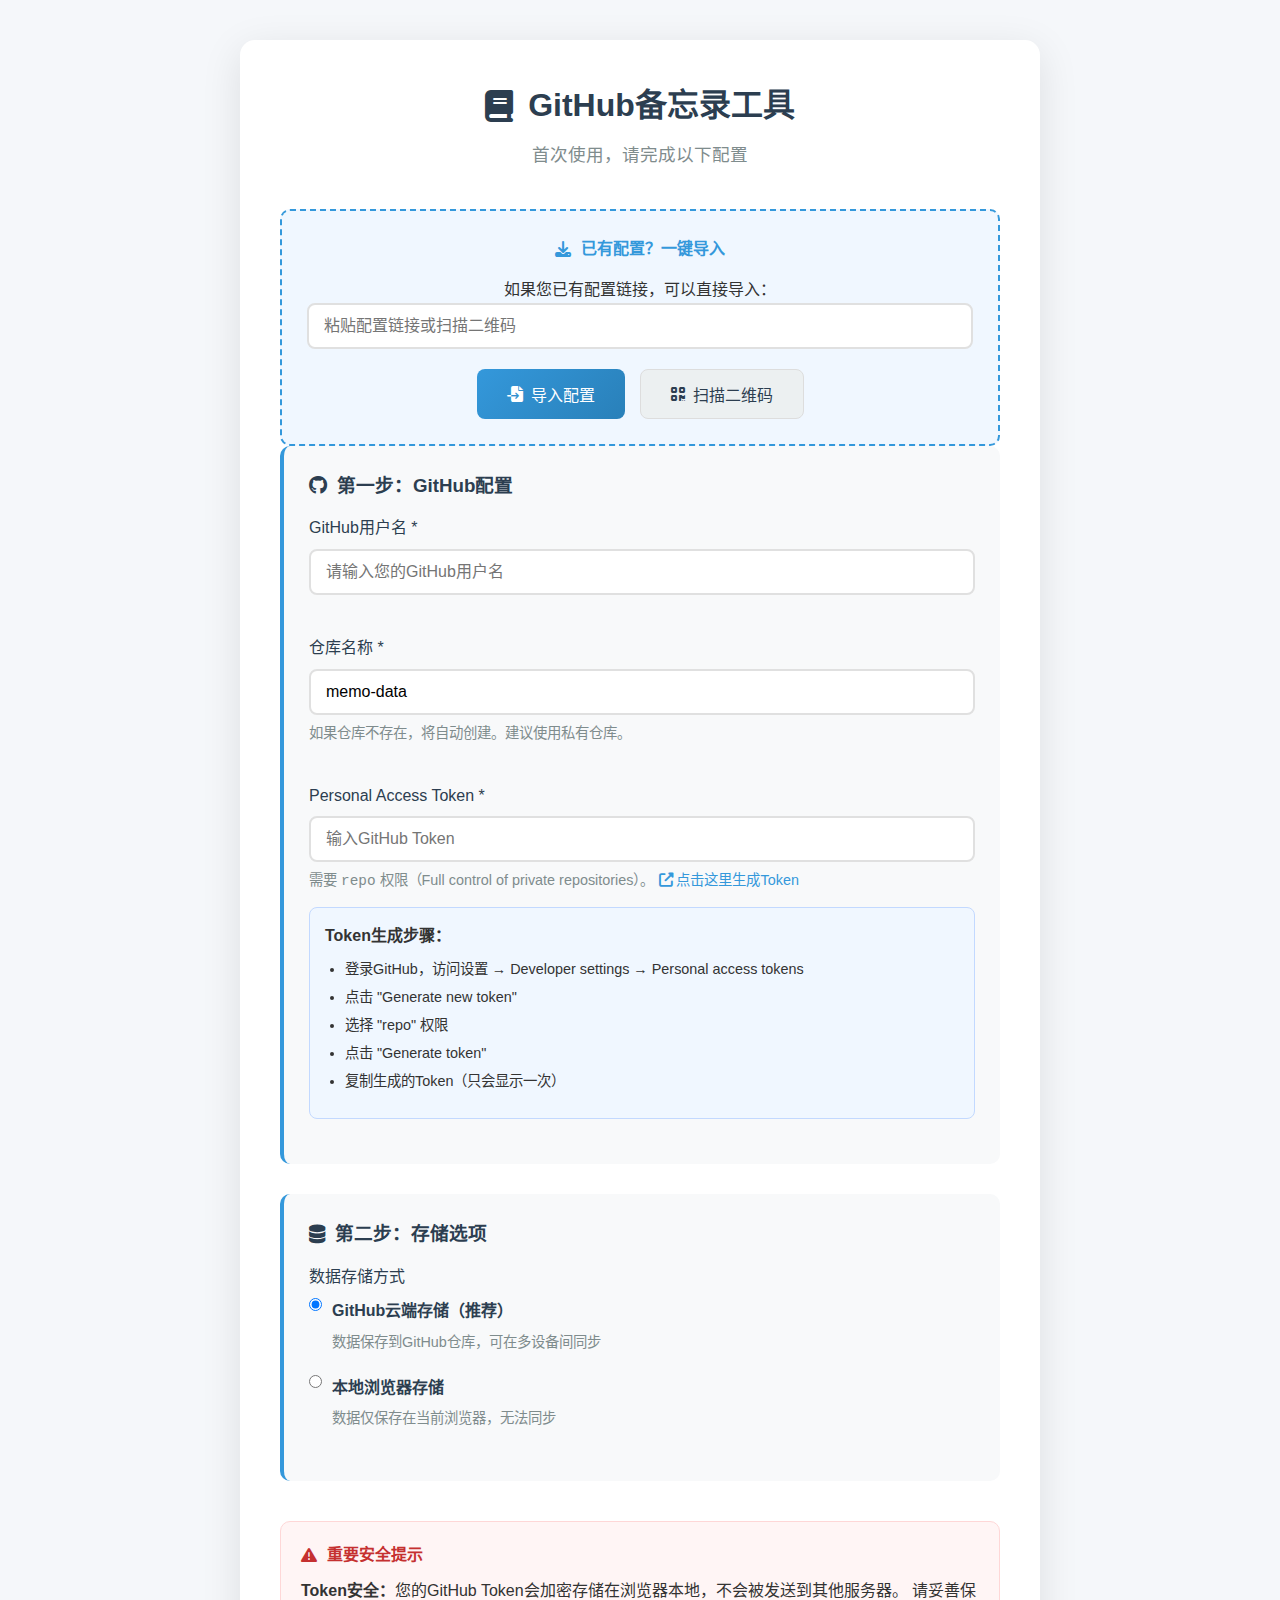
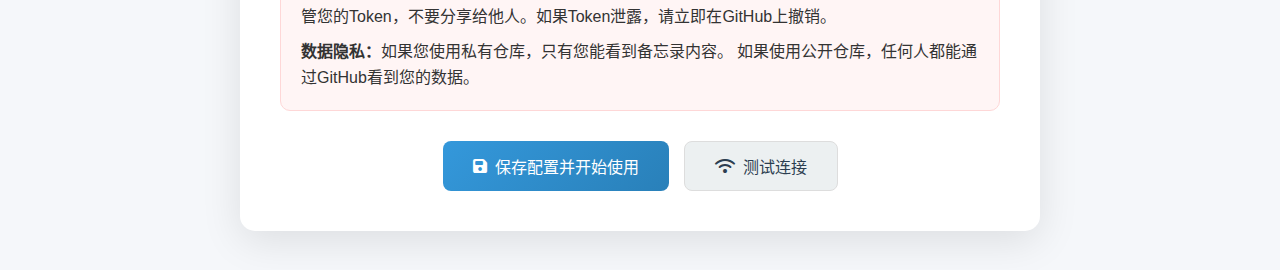
<file: index.html>
<!DOCTYPE html>
<html lang="zh-CN">
<head>
    <meta charset="UTF-8">
    <meta name="viewport" content="width=device-width, initial-scale=1.0, maximum-scale=5.0">
    <meta http-equiv="Content-Type" content="text/html; charset=UTF-8">
    <title>GitHub静态备忘录</title>
    <link rel="stylesheet" href="https://cdnjs.cloudflare.com/ajax/libs/font-awesome/6.4.0/css/all.min.css">
    <link rel="stylesheet" href="style.css">
</head>
<body>
    <div class="container">
        <!-- 头部 -->
        <header>
            <div class="header-content">
                <h1><i class="fas fa-book"></i> GitHub静态备忘录</h1>
                <p class="subtitle">数据存储在GitHub仓库，无需登录</p>
                
                <!-- 添加分享按钮 -->
                <div class="header-actions">
                    <button id="shareConfigBtn" class="btn btn-secondary btn-sm">
                        <i class="fas fa-share-alt"></i> 分享配置
                    </button>
                </div>
            </div>
        </header>

        <!-- 主内容区 -->
        <main class="main-content">
            <!-- 左侧：文件夹 -->
            <aside class="sidebar">
                <div class="sidebar-header">
                    <h2><i class="fas fa-folder"></i> 文件夹</h2>
                    <button id="newFolderBtn" class="btn btn-primary">
                        <i class="fas fa-plus"></i> 新建
                    </button>
                </div>
                
                <div class="folders-list" id="foldersList">
                    <!-- 文件夹将通过JS动态加载 -->
                    <div class="empty-state">
                        <i class="fas fa-folder-open"></i>
                        <p>加载中...</p>
                    </div>
                </div>

                <div class="sidebar-footer">
                    <button id="exportAllBtn" class="btn btn-secondary">
                        <i class="fas fa-file-export"></i> 导出数据
                    </button>
                </div>
            </aside>

            <!-- 右侧：备忘录列表/编辑器 -->
            <section class="content-area">
                <!-- 备忘录列表视图 -->
                <div class="memo-list-view" id="memoListView">
                    <div class="memo-list-header">
                        <h2 id="currentFolderName">请选择文件夹</h2>
                        <div class="memo-list-actions">
                            <button id="newMemoBtn" class="btn btn-success" disabled>
                                <i class="fas fa-plus"></i> 新建备忘录
                            </button>
                            <button id="deleteFolderBtn" class="btn btn-danger" disabled>
                                <i class="fas fa-trash"></i> 删除文件夹
                            </button>
                        </div>
                    </div>
                    
                    <div class="memo-grid" id="memoGrid">
                        <div class="empty-state">
                            <i class="fas fa-sticky-note"></i>
                            <h3>欢迎使用备忘录</h3>
                            <p>选择一个文件夹开始记录</p>
                            <p class="tip">💡 数据实时保存到GitHub</p>
                        </div>
                    </div>
                </div>

                <!-- 编辑器视图 -->
                <div class="editor-view hidden" id="editorView">
                    <div class="editor-container">
                        <!-- 标题栏 -->
                        <div class="title-bar">
                            <input type="text" id="memoTitle" 
                                   placeholder="输入备忘录标题..." 
                                   class="title-input" 
                                   maxlength="100">
                        </div>
                        
                        <!-- 内容区域 -->
                        <div class="content-area-wrapper">
                            <textarea id="memoContent" 
                                      placeholder="开始输入备忘录内容..."
                                      class="content-textarea"></textarea>
                        </div>
                        
                        <!-- 底部工具栏 -->
                        <div class="editor-footer">
                            <div class="editor-info">
                                <span><i class="fas fa-font"></i> <span id="charCount">0</span> 字符</span>
                                <span><i class="fas fa-clock"></i> <span id="lastModified">刚刚</span></span>
                            </div>
                            <div class="editor-actions">
                                <button id="exportMemoBtn" class="btn btn-secondary">
                                    <i class="fas fa-download"></i> 导出
                                </button>
                                <button id="deleteMemoBtn" class="btn btn-danger">
                                    <i class="fas fa-trash"></i> 删除
                                </button>
                                <button id="saveMemoBtn" class="btn btn-primary">
                                    <i class="fas fa-save"></i> 保存
                                </button>
                                <button id="closeEditorBtn" class="btn btn-secondary">
                                    <i class="fas fa-times"></i> 关闭
                                </button>
                            </div>
                        </div>
                    </div>
                </div>
            </section>
        </main>

        <!-- 底部状态栏 -->
        <footer class="status-bar">
            <div class="status-info">
                <span class="status-item">
                    <i class="fas fa-database"></i>
                    <span>存储: <span id="storageMode">本地</span></span>
                </span>
                <span class="status-item">
                    <i class="fas fa-clock"></i>
                    <span>版本: <span id="dataVersion">0</span></span>
                </span>
                <span class="status-item">
                    <i class="fas fa-sync-alt"></i>
                    <span>同步: 
                        <span id="lastSync" style="cursor: pointer;" title="点击手动同步">未同步</span>
                    </span>
                </span>
                <span class="status-item">
                    <button id="forceSyncBtn" class="btn btn-sm btn-primary" 
                            style="padding: 2px 8px; font-size: 12px;">
                        <i class="fas fa-redo"></i> 立即同步
                    </button>
                </span>
            </div>
        </footer>
    </div>

    <!-- 模态框 -->
    <div class="modal-overlay hidden" id="modalOverlay"></div>
    
    <!-- 新建文件夹模态框 -->
    <div class="modal hidden" id="newFolderModal">
        <div class="modal-content">
            <h3><i class="fas fa-folder-plus"></i> 新建文件夹</h3>
            
            <div class="form-group">
                <label for="folderName">文件夹名称</label>
                <input type="text" id="folderName" 
                       class="form-control" 
                       placeholder="例如：工作笔记、学习计划" 
                       maxlength="30">
            </div>

            <div class="form-group">
                <label>权限设置</label>
                <div class="visibility-options">
                    <label class="visibility-option">
                        <input type="radio" name="visibility" value="public" checked>
                        <div class="option-content">
                            <i class="fas fa-globe"></i>
                            <div>
                                <strong>公开可见</strong>
                                <small>所有人都可以查看</small>
                            </div>
                        </div>
                    </label>
                    <label class="visibility-option">
                        <input type="radio" name="visibility" value="private">
                        <div class="option-content">
                            <i class="fas fa-lock"></i>
                            <div>
                                <strong>密码保护</strong>
                                <small>需要密码才能查看</small>
                            </div>
                        </div>
                    </label>
                </div>
            </div>

            <div class="form-group hidden" id="passwordGroup">
                <label for="folderPassword">设置密码</label>
                <input type="password" id="folderPassword" 
                       class="form-control" 
                       placeholder="输入访问密码（至少4位）">
                <small class="form-hint">请记住密码，无法找回</small>
            </div>

            <div class="modal-actions">
                <button id="createFolderBtn" class="btn btn-primary">创建文件夹</button>
                <button id="cancelFolderBtn" class="btn btn-secondary">取消</button>
            </div>
        </div>
    </div>

    <!-- 密码输入模态框 -->
    <div class="modal hidden" id="passwordModal">
        <div class="modal-content">
            <h3><i class="fas fa-lock"></i> 需要密码</h3>
            <p>请输入密码访问此文件夹：</p>
            
            <div class="form-group">
                <input type="password" id="inputPassword" 
                       class="form-control" 
                       placeholder="输入密码"
                       autocomplete="off">
            </div>

            <div class="modal-actions">
                <button id="submitPasswordBtn" class="btn btn-primary">确认</button>
                <button id="cancelPasswordBtn" class="btn btn-secondary">取消</button>
            </div>
        </div>
    </div>

    <!-- 确认删除模态框 -->
    <div class="modal hidden" id="confirmModal">
        <div class="modal-content">
            <h3><i class="fas fa-exclamation-triangle"></i> 确认删除</h3>
            <p id="confirmMessage">确定要删除吗？</p>
            
            <div class="modal-actions">
                <button id="confirmDeleteBtn" class="btn btn-danger">确认删除</button>
                <button id="cancelDeleteBtn" class="btn btn-secondary">取消</button>
            </div>
        </div>
    </div>

    <!-- 同步状态指示器 -->
    <div id="syncStatusIndicator" class="sync-status-indicator hidden">
        <i class="fas fa-sync-alt fa-spin"></i>
        <span>正在同步...</span>
    </div>

    <script>
        // 检查是否有配置，没有则跳转到配置页面
        document.addEventListener('DOMContentLoaded', function() {
            const hasConfig = localStorage.getItem('githubMemoConfig');
            const urlParams = new URLSearchParams(window.location.search);
            const hasConfigInUrl = urlParams.has('config');
            
            console.log('检查配置: 本地配置=' + (hasConfig ? '有' : '无') + ', URL配置=' + (hasConfigInUrl ? '有' : '无'));
            
            if (!hasConfig && !hasConfigInUrl) {
                console.log('未找到配置，跳转到配置页面');
                window.location.href = 'config.html';
            }
        });
        
        // 网络状态检测和自动重连
        function updateOnlineStatus() {
            const status = navigator.onLine ? 'online' : 'offline';
            console.log('网络状态:', status);
            
            if (window.app) {
                window.app.networkStatus = status;
                
                if (status === 'online') {
                    setTimeout(() => {
                        if (window.app && window.app.config.storageType === 'github' && !window.app.syncing) {
                            console.log('网络恢复，开始同步...');
                            window.app.syncWithGitHub();
                        }
                    }, 2000);
                }
            }
        }
        
        // 初始化网络状态
        updateOnlineStatus();
        
        // 监听网络状态变化
        window.addEventListener('online', updateOnlineStatus);
        window.addEventListener('offline', updateOnlineStatus);
        
        // 页面可见性变化时同步
        document.addEventListener('visibilitychange', function() {
            if (!document.hidden && navigator.onLine && window.app && 
                window.app.config.storageType === 'github' && !window.app.syncing) {
                console.log('页面重新显示，开始同步...');
                setTimeout(() => window.app.syncWithGitHub(), 1000);
            }
        });
    </script>
    
    <script src="app.js"></script>
</body>
</html>
</file>
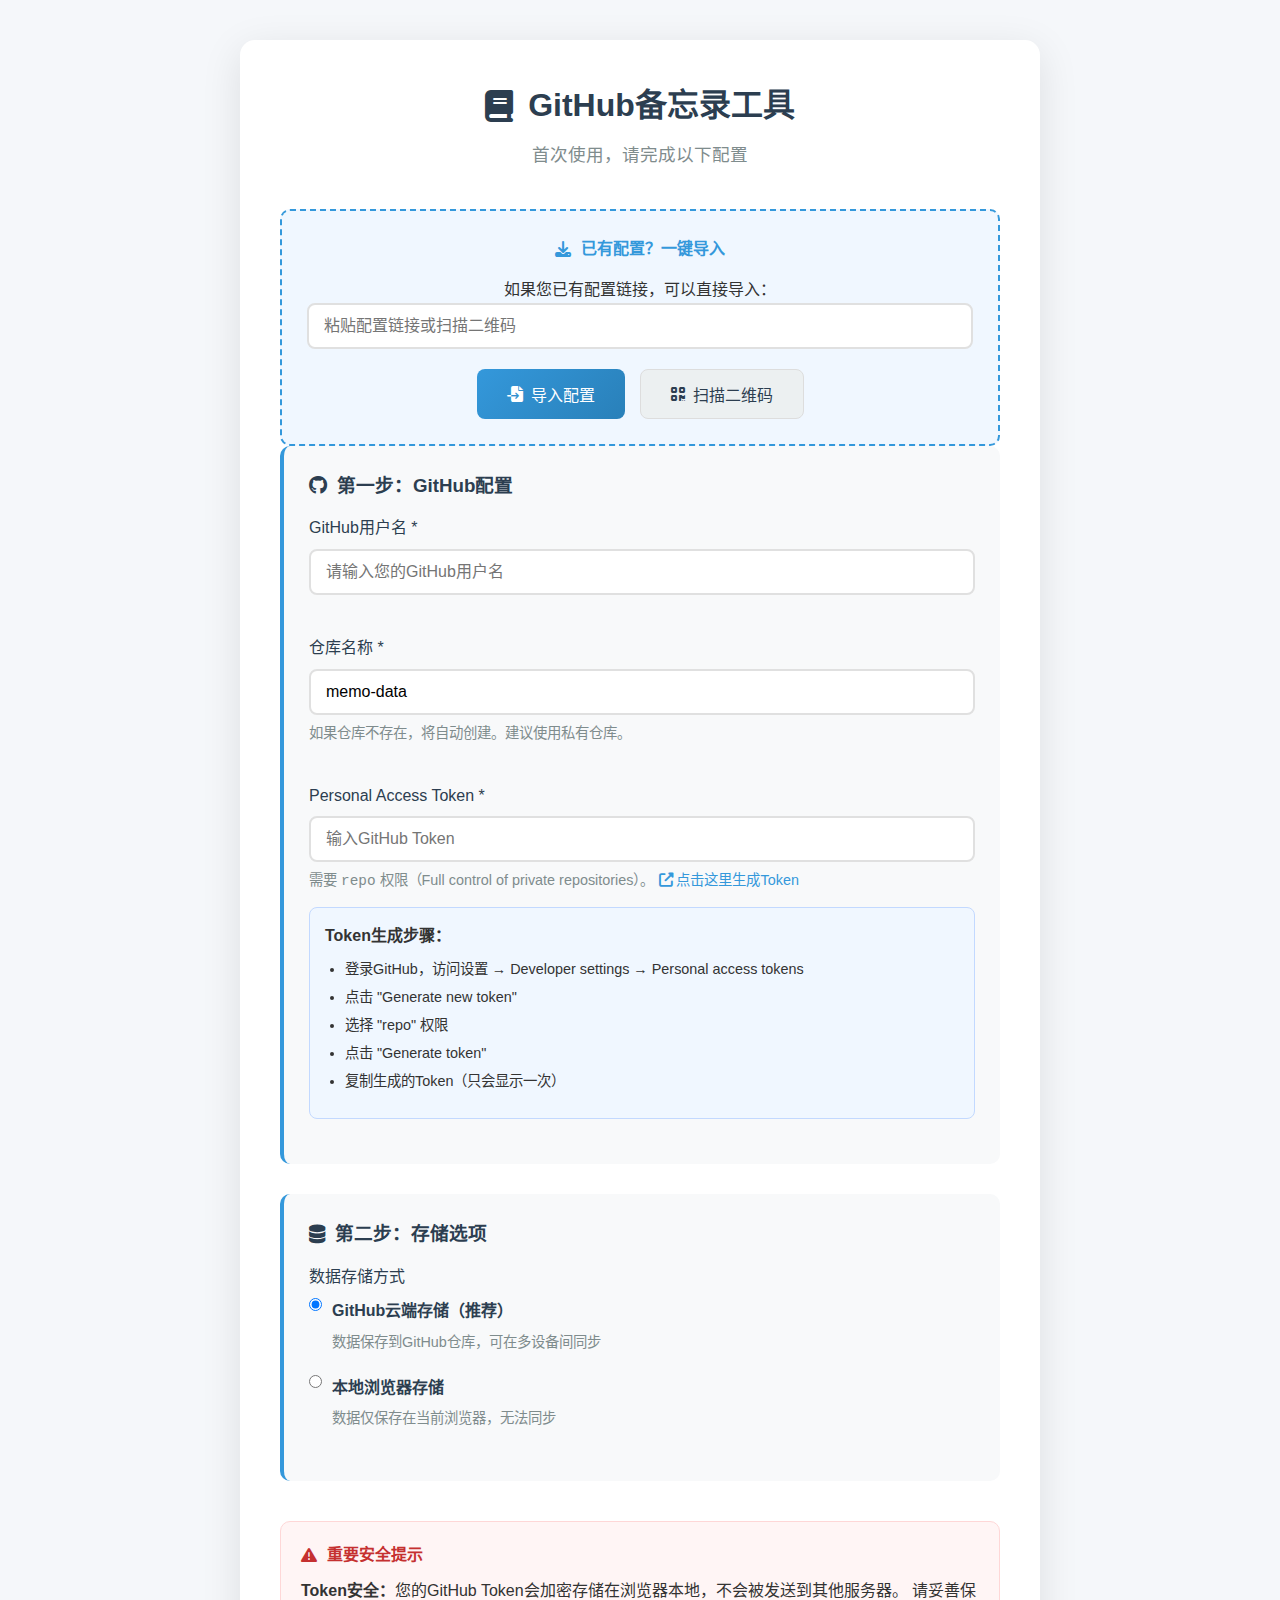
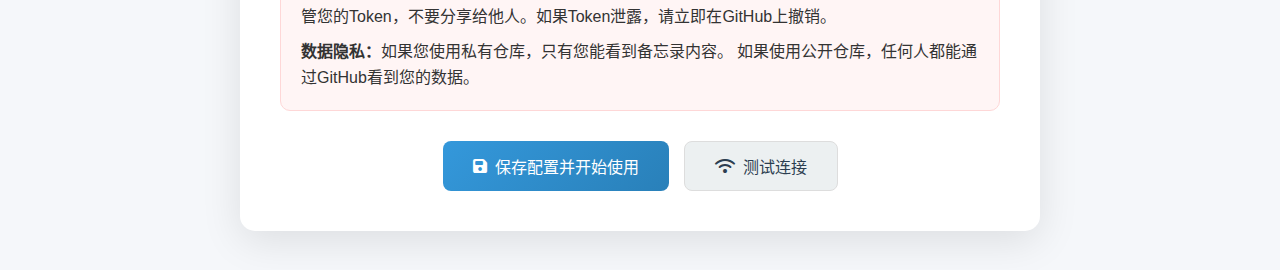
<file: config.html>
<!DOCTYPE html>
<html lang="zh-CN">
<head>
    <meta charset="UTF-8">
    <meta name="viewport" content="width=device-width, initial-scale=1.0">
    <title>GitHub备忘录 - 初始配置</title>
    <link rel="stylesheet" href="https://cdnjs.cloudflare.com/ajax/libs/font-awesome/6.4.0/css/all.min.css">
    <link rel="stylesheet" href="style.css">
    <style>
        .config-container {
            max-width: 800px;
            margin: 40px auto;
            padding: 40px;
            background: white;
            border-radius: 15px;
            box-shadow: 0 10px 40px rgba(0,0,0,0.1);
        }
        
        .config-header {
            text-align: center;
            margin-bottom: 40px;
        }
        
        .config-header h1 {
            color: #2c3e50;
            margin-bottom: 10px;
            display: flex;
            align-items: center;
            justify-content: center;
            gap: 15px;
        }
        
        .config-header p {
            color: #7f8c8d;
            font-size: 1.1rem;
        }
        
        .config-steps {
            display: grid;
            gap: 30px;
            margin-bottom: 40px;
        }
        
        .config-step {
            background: #f8f9fa;
            padding: 25px;
            border-radius: 10px;
            border-left: 4px solid #3498db;
        }
        
        .config-step h3 {
            color: #2c3e50;
            margin-bottom: 15px;
            display: flex;
            align-items: center;
            gap: 10px;
        }
        
        .config-step-content {
            display: grid;
            gap: 20px;
        }
        
        .form-group {
            margin-bottom: 20px;
        }
        
        .form-group label {
            display: block;
            margin-bottom: 8px;
            font-weight: 500;
            color: #2c3e50;
        }
        
        .form-control {
            width: 100%;
            padding: 12px 15px;
            border: 2px solid #e0e0e0;
            border-radius: 8px;
            font-size: 1rem;
            transition: all 0.3s;
        }
        
        .form-control:focus {
            outline: none;
            border-color: #3498db;
            box-shadow: 0 0 0 3px rgba(52, 152, 219, 0.1);
        }
        
        .form-hint {
            display: block;
            margin-top: 8px;
            color: #7f8c8d;
            font-size: 0.9rem;
            line-height: 1.4;
        }
        
        .form-hint a {
            color: #3498db;
            text-decoration: none;
        }
        
        .form-hint a:hover {
            text-decoration: underline;
        }
        
        .form-actions {
            display: flex;
            gap: 15px;
            justify-content: center;
            margin-top: 30px;
        }
        
        .btn {
            padding: 12px 30px;
            border: none;
            border-radius: 8px;
            font-size: 1rem;
            font-weight: 500;
            cursor: pointer;
            display: inline-flex;
            align-items: center;
            gap: 8px;
            transition: all 0.3s;
        }
        
        .btn-primary {
            background: linear-gradient(135deg, #3498db 0%, #2980b9 100%);
            color: white;
        }
        
        .btn-secondary {
            background: #ecf0f1;
            color: #2c3e50;
            border: 1px solid #ddd;
        }
        
        .btn:hover {
            transform: translateY(-2px);
            box-shadow: 0 6px 20px rgba(0,0,0,0.15);
        }
        
        .config-warning {
            background: #fff5f5;
            border: 1px solid #fed7d7;
            border-radius: 10px;
            padding: 20px;
            margin-top: 30px;
        }
        
        .config-warning h4 {
            color: #c53030;
            margin-bottom: 10px;
            display: flex;
            align-items: center;
            gap: 10px;
        }
        
        .token-generator {
            background: #f0f7ff;
            border: 1px solid #c3d9ff;
            border-radius: 8px;
            padding: 15px;
            margin-top: 15px;
        }
        
        .token-generator ul {
            margin: 10px 0 10px 20px;
        }
        
        .token-generator li {
            margin-bottom: 5px;
            font-size: 0.9rem;
        }
        
        .local-option {
            background: #f8fff0;
            border: 1px solid #d4edda;
            border-radius: 8px;
            padding: 20px;
            margin-top: 20px;
        }
        
        .local-option h4 {
            color: #28a745;
            margin-bottom: 10px;
        }
        
        /* 导入配置样式 */
        .import-section {
            background: #f0f7ff;
            border: 2px dashed #3498db;
            border-radius: 10px;
            padding: 25px;
            margin-top: 30px;
            text-align: center;
        }
        
        .import-section h4 {
            color: #3498db;
            margin-bottom: 15px;
            display: flex;
            align-items: center;
            justify-content: center;
            gap: 10px;
        }
        
        .import-actions {
            display: flex;
            gap: 15px;
            justify-content: center;
            margin-top: 20px;
        }
        
        @media (max-width: 768px) {
            .config-container {
                margin: 20px;
                padding: 25px;
            }
            
            .form-actions {
                flex-direction: column;
            }
            
            .import-actions {
                flex-direction: column;
            }
            
            .btn {
                width: 100%;
                justify-content: center;
            }
        }
    </style>
</head>
<body>
    <div class="config-container">
        <!-- 头部 -->
        <div class="config-header">
            <h1><i class="fas fa-book"></i> GitHub备忘录工具</h1>
            <p>首次使用，请完成以下配置</p>
        </div>

        <!-- 导入配置区域 -->
        <div class="import-section">
            <h4><i class="fas fa-download"></i> 已有配置？一键导入</h4>
            <p>如果您已有配置链接，可以直接导入：</p>
            
            <div class="form-group">
                <input type="text" id="importLink" class="form-control" 
                       placeholder="粘贴配置链接或扫描二维码">
            </div>
            
            <div class="import-actions">
                <button id="importConfigBtn" class="btn btn-primary">
                    <i class="fas fa-file-import"></i> 导入配置
                </button>
                <button id="scanQRBtn" class="btn btn-secondary">
                    <i class="fas fa-qrcode"></i> 扫描二维码
                </button>
            </div>
        </div>

        <!-- 配置步骤 -->
        <div class="config-steps">
            <!-- 步骤1：GitHub配置 -->
            <div class="config-step">
                <h3><i class="fab fa-github"></i> 第一步：GitHub配置</h3>
                <div class="config-step-content">
                    <div class="form-group">
                        <label for="githubUsername">GitHub用户名 *</label>
                        <input type="text" id="githubUsername" class="form-control" 
                               placeholder="请输入您的GitHub用户名" required>
                    </div>
                    
                    <div class="form-group">
                        <label for="repoName">仓库名称 *</label>
                        <input type="text" id="repoName" class="form-control" 
                               placeholder="例如：memo-data" value="memo-data" required>
                        <span class="form-hint">
                            如果仓库不存在，将自动创建。建议使用私有仓库。
                        </span>
                    </div>
                    
                    <div class="form-group">
                        <label for="githubToken">Personal Access Token *</label>
                        <input type="password" id="githubToken" class="form-control" 
                               placeholder="输入GitHub Token" required>
                        <span class="form-hint">
                            需要 <code>repo</code> 权限（Full control of private repositories）。
                            <a href="https://github.com/settings/tokens/new" target="_blank">
                                <i class="fas fa-external-link-alt"></i> 点击这里生成Token
                            </a>
                        </span>
                        
                        <div class="token-generator">
                            <strong>Token生成步骤：</strong>
                            <ul>
                                <li>登录GitHub，访问设置 → Developer settings → Personal access tokens</li>
                                <li>点击 "Generate new token"</li>
                                <li>选择 "repo" 权限</li>
                                <li>点击 "Generate token"</li>
                                <li>复制生成的Token（只会显示一次）</li>
                            </ul>
                        </div>
                    </div>
                </div>
            </div>

            <!-- 步骤2：存储选项 -->
            <div class="config-step">
                <h3><i class="fas fa-database"></i> 第二步：存储选项</h3>
                <div class="config-step-content">
                    <div class="form-group">
                        <label>数据存储方式</label>
                        <div style="display: flex; flex-direction: column; gap: 15px;">
                            <label style="display: flex; align-items: flex-start; gap: 10px;">
                                <input type="radio" name="storageType" value="github" checked>
                                <div>
                                    <strong>GitHub云端存储（推荐）</strong>
                                    <div class="form-hint">
                                        数据保存到GitHub仓库，可在多设备间同步
                                    </div>
                                </div>
                            </label>
                            
                            <label style="display: flex; align-items: flex-start; gap: 10px;">
                                <input type="radio" name="storageType" value="local">
                                <div>
                                    <strong>本地浏览器存储</strong>
                                    <div class="form-hint">
                                        数据仅保存在当前浏览器，无法同步
                                    </div>
                                </div>
                            </label>
                        </div>
                    </div>
                </div>
            </div>
        </div>

        <!-- 本地存储选项 -->
        <div class="local-option hidden" id="localOption">
            <h4><i class="fas fa-info-circle"></i> 本地存储说明</h4>
            <p>选择本地存储模式：</p>
            <ul style="margin: 10px 0 10px 20px;">
                <li>所有数据仅保存在您的浏览器中</li>
                <li>不会上传到GitHub，完全私密</li>
                <li>无法在不同设备间同步</li>
                <li>清除浏览器数据会丢失备忘录</li>
                <li>建议定期导出备份</li>
            </ul>
            <button type="button" id="useLocalBtn" class="btn btn-primary">
                <i class="fas fa-check"></i> 使用本地存储
            </button>
        </div>

        <!-- 警告信息 -->
        <div class="config-warning">
            <h4><i class="fas fa-exclamation-triangle"></i> 重要安全提示</h4>
            <p>
                <strong>Token安全：</strong>您的GitHub Token会加密存储在浏览器本地，不会被发送到其他服务器。
                请妥善保管您的Token，不要分享给他人。如果Token泄露，请立即在GitHub上撤销。
            </p>
            <p style="margin-top: 10px;">
                <strong>数据隐私：</strong>如果您使用私有仓库，只有您能看到备忘录内容。
                如果使用公开仓库，任何人都能通过GitHub看到您的数据。
            </p>
        </div>

        <!-- 操作按钮 -->
        <div class="form-actions">
            <button id="saveConfigBtn" class="btn btn-primary">
                <i class="fas fa-save"></i> 保存配置并开始使用
            </button>
            <button id="testConfigBtn" class="btn btn-secondary">
                <i class="fas fa-wifi"></i> 测试连接
            </button>
        </div>
    </div>

    <script>
      class ConfigManager {
    constructor() {
        this.initElements();
        this.bindEvents();
        
        // 检查URL参数
        this.checkUrlParams();
    }
    
    initElements() {
        this.githubUsername = document.getElementById('githubUsername');
        this.repoName = document.getElementById('repoName');
        this.githubToken = document.getElementById('githubToken');
        this.saveConfigBtn = document.getElementById('saveConfigBtn');
        this.testConfigBtn = document.getElementById('testConfigBtn');
        this.storageTypeRadios = document.querySelectorAll;
                this.localOption = document.getElementById('localOption');
                this.useLocalBtn = document.getElementById('useLocalBtn');
                this.importLink = document.getElementById('importLink');
                this.importConfigBtn = document.getElementById('importConfigBtn');
                this.scanQRBtn = document.getElementById('scanQRBtn');
            }
            
            bindEvents() {
                this.saveConfigBtn.addEventListener('click', () => this.saveConfig());
                this.testConfigBtn.addEventListener('click', () => this.testConnection());
                this.useLocalBtn.addEventListener('click', () => this.useLocalStorage());
                this.importConfigBtn.addEventListener('click', () => this.importConfigFromLink());
                
                // 监听存储方式变化
                this.storageTypeRadios.forEach(radio => {
                    radio.addEventListener('change', (e) => {
                        this.localOption.classList.toggle('hidden', e.target.value !== 'local');
                    });
                });
            }
            
            checkUrlParams() {
                const params = new URLSearchParams(window.location.search);
                
                // 检查是否有配置链接
                const configParam = params.get('config');
                if (configParam) {
                    this.importConfigFromURL(configParam);
                    return;
                }
                
                // 检查是否有基础参数
                const user = params.get('user');
                const repo = params.get('repo');
                
                if (user) {
                    this.githubUsername.value = user;
                }
                
                if (repo) {
                    this.repoName.value = repo;
                }
            }
            
            importConfigFromURL(encodedConfig) {
                try {
                    const decoded = decodeURIComponent(encodedConfig);
                    const config = JSON.parse(decoded);
                    
                    if (config.username && config.repo && config.token) {
                        // 填充表单
                        this.githubUsername.value = config.username;
                        this.repoName.value = config.repo;
                        this.githubToken.value = config.token;
                        
                        // 设置存储类型
                        if (config.storageType) {
                            const radios = document.querySelectorAll('input[name="storageType"]');
                            radios.forEach(radio => {
                                if (radio.value === config.storageType) {
                                    radio.checked = true;
                                    radio.dispatchEvent(new Event('change'));
                                }
                            });
                        }
                        
                        alert('配置已从URL导入！');
                    }
                } catch (error) {
                    console.error('URL配置解析失败:', error);
                    alert('配置导入失败，请检查链接是否正确');
                }
            }
            
            importConfigFromLink() {
                const link = this.importLink.value.trim();
                if (!link) {
                    alert('请输入配置链接');
                    return;
                }
                
                try {
                    // 尝试从链接中提取配置参数
                    const url = new URL(link);
                    const params = new URLSearchParams(url.search);
                    const configParam = params.get('config');
                    
                    if (configParam) {
                        this.importConfigFromURL(configParam);
                        this.importLink.value = '';
                    } else {
                        alert('链接中未找到配置信息');
                    }
                } catch (error) {
                    // 如果不是完整URL，尝试直接解析
                    if (link.startsWith('{')) {
                        try {
                            const config = JSON.parse(link);
                            const encoded = encodeURIComponent(JSON.stringify(config));
                            this.importConfigFromURL(encoded);
                            this.importLink.value = '';
                        } catch (parseError) {
                            alert('配置格式错误，请检查链接');
                        }
                    } else {
                        alert('请提供有效的配置链接');
                    }
                }
            }
            
            async testConnection() {
                const config = this.getConfig();
                
                if (!config.username || !config.repo || !config.token) {
                    alert('请先填写所有配置信息');
                    return;
                }
                
                try {
                    // 测试GitHub API连接
                    const response = await fetch(`https://api.github.com/repos/${config.username}/${config.repo}`, {
                        headers: {
                            'Authorization': `token ${config.token}`,
                            'Accept': 'application/vnd.github.v3+json'
                        }
                    });
                    
                    if (response.ok) {
                        const repoInfo = await response.json();
                        alert(`✅ 连接成功！\n仓库: ${repoInfo.full_name}\n权限: ${repoInfo.private ? '私有' : '公开'}`);
                    } else if (response.status === 404) {
                        if (confirm('仓库不存在，是否要创建这个仓库？')) {
                            await this.createRepository(config);
                        }
                    } else {
                        throw new Error(`HTTP ${response.status}: ${response.statusText}`);
                    }
                } catch (error) {
                    alert(`❌ 连接失败: ${error.message}\n\n请检查：\n1. Token是否正确\n2. Token是否有repo权限\n3. 网络连接是否正常`);
                }
            }
            
            async createRepository(config) {
                try {
                    const response = await fetch('https://api.github.com/user/repos', {
                        method: 'POST',
                        headers: {
                            'Authorization': `token ${config.token}`,
                            'Accept': 'application/vnd.github.v3+json',
                            'Content-Type': 'application/json'
                        },
                        body: JSON.stringify({
                            name: config.repo,
                            description: 'GitHub备忘录数据存储',
                            private: true, // 默认创建私有仓库
                            auto_init: true // 初始化README
                        })
                    });
                    
                    if (response.ok) {
                        alert('✅ 仓库创建成功！');
                    } else {
                        const error = await response.json();
                        throw new Error(error.message || '创建失败');
                    }
                } catch (error) {
                    alert(`❌ 创建仓库失败: ${error.message}`);
                }
            }
            
            getConfig() {
                const storageType = document.querySelector('input[name="storageType"]:checked').value;
                
                return {
                    username: this.githubUsername.value.trim(),
                    repo: this.repoName.value.trim() || 'memo-data',
                    token: this.githubToken.value.trim(),
                    storageType: storageType,
                    configuredAt: new Date().toISOString()
                };
            }
            
            async saveConfig() {
                const config = this.getConfig();
                
                // 验证输入
                if (config.storageType === 'github') {
                    if (!config.username) {
                        alert('请输入GitHub用户名');
                        return;
                    }
                    if (!config.token) {
                        alert('请输入GitHub Token');
                        return;
                    }
                    if (config.token.length < 20) {
                        alert('Token格式不正确，请检查');
                        return;
                    }
                }
                
                // 加密保存配置（简单base64编码）
                const encryptedConfig = {
                    ...config,
                    // Token仅存储，不显示
                    token: config.token ? btoa(config.token) : ''
                };
                
                // 保存到localStorage
                localStorage.setItem('githubMemoConfig', JSON.stringify(encryptedConfig));
                
                // 跳转到主页面
                window.location.href = 'index.html';
            }
            
            useLocalStorage() {
                // 保存本地存储配置
                const config = {
                    username: '',
                    repo: 'memo-data',
                    token: '',
                    storageType: 'local',
                    configuredAt: new Date().toISOString()
                };
                
                localStorage.setItem('githubMemoConfig', JSON.stringify(config));
                window.location.href = 'index.html';
            }
        }
        
        // 初始化配置管理器
        const configManager = new ConfigManager();
    </script>
</body>
</html>
</file>
<file: style.css>
/* 基础样式 */
* {
    margin: 0;
    padding: 0;
    box-sizing: border-box;
}

body {
    font-family: -apple-system, BlinkMacSystemFont, 'Segoe UI', 'Microsoft YaHei', sans-serif;
    background: #f5f7fa;
    color: #333;
    line-height: 1.6;
    min-height: 100vh;
}

/* 容器 */
.container {
    display: flex;
    flex-direction: column;
    min-height: 100vh;
    max-width: 100vw;
    overflow-x: hidden;
}

/* 头部 */
header {
    background: linear-gradient(135deg, #2c3e50 0%, #3498db 100%);
    color: white;
    padding: 1.5rem 1rem;
    text-align: center;
    box-shadow: 0 2px 10px rgba(0,0,0,0.1);
}

.header-content {
    position: relative;
}

.header-content h1 {
    font-size: 1.8rem;
    font-weight: 600;
    margin-bottom: 0.5rem;
    display: flex;
    align-items: center;
    justify-content: center;
    gap: 0.75rem;
}

.subtitle {
    opacity: 0.9;
    font-size: 0.95rem;
}

/* 头部操作按钮 */
.header-actions {
    position: absolute;
    top: 1rem;
    right: 1rem;
    display: flex;
    gap: 10px;
}

/* 主内容区 */
.main-content {
    display: flex;
    flex: 1;
    min-height: calc(100vh - 120px);
    max-width: 100vw;
    overflow: hidden;
}

/* 侧边栏 */
.sidebar {
    width: 280px;
    background: white;
    border-right: 1px solid #e0e0e0;
    display: flex;
    flex-direction: column;
    min-height: 100%;
}

.sidebar-header {
    padding: 1.25rem;
    border-bottom: 1px solid #e0e0e0;
    display: flex;
    justify-content: space-between;
    align-items: center;
}

.sidebar-header h2 {
    font-size: 1.25rem;
    color: #2c3e50;
    display: flex;
    align-items: center;
    gap: 0.5rem;
}

/* 文件夹列表 */
.folders-list {
    flex: 1;
    overflow-y: auto;
    padding: 1rem;
    display: flex;
    flex-direction: column;
}

.folder-item {
    padding: 1rem;
    margin-bottom: 0.75rem;
    background: #f8f9fa;
    border: 1px solid #e9ecef;
    border-radius: 8px;
    cursor: pointer;
    transition: all 0.2s ease;
    display: flex;
    align-items: center;
    justify-content: space-between;
    position: relative;
    min-height: 60px;
}

.folder-item:hover {
    background: #e3f2fd;
    border-color: #3498db;
    transform: translateX(5px);
}

.folder-item.active {
    background: #3498db;
    color: white;
    border-color: #2980b9;
}

.folder-content {
    display: flex;
    align-items: center;
    gap: 0.75rem;
    flex: 1;
    min-width: 0;
}

.folder-name {
    font-weight: 500;
    color: #2c3e50;
    overflow: hidden;
    text-overflow: ellipsis;
    white-space: nowrap;
    flex: 1;
}

.folder-icon {
    margin-right: 0.75rem;
    font-size: 1.1rem;
}

.folder-private {
    color: #e74c3c;
}

.folder-meta {
    display: flex;
    align-items: center;
    gap: 0.5rem;
    font-size: 0.85rem;
    color: #95a5a6;
}

.folder-date {
    font-size: 0.8rem;
}

/* 文件夹删除按钮 */
.folder-delete-btn {
    position: absolute;
    right: 10px;
    width: 24px;
    height: 24px;
    border-radius: 50%;
    border: none;
    background: rgba(231, 76, 60, 0.1);
    color: #e74c3c;
    cursor: pointer;
    display: flex;
    align-items: center;
    justify-content: center;
    opacity: 0;
    transition: all 0.2s;
    font-size: 0.8rem;
}

.folder-delete-btn:hover {
    background: #e74c3c;
    color: white;
    transform: scale(1.1);
}

.folder-item:hover .folder-delete-btn {
    opacity: 0.7;
}

.sidebar-footer {
    padding: 1rem;
    border-top: 1px solid #e0e0e0;
}

/* 内容区域 */
.content-area {
    flex: 1;
    background: #fafbfc;
    overflow: hidden;
}

.memo-list-view {
    height: 100%;
    display: flex;
    flex-direction: column;
}

.memo-list-header {
    padding: 1.25rem;
    background: white;
    border-bottom: 1px solid #e0e0e0;
    display: flex;
    justify-content: space-between;
    align-items: center;
}

.memo-list-header h2 {
    font-size: 1.5rem;
    color: #2c3e50;
    font-weight: 600;
}

.memo-list-actions {
    display: flex;
    gap: 0.75rem;
}

.memo-grid {
    flex: 1;
    padding: 1.25rem;
    overflow-y: auto;
    display: grid;
    grid-template-columns: repeat(auto-fill, minmax(300px, 1fr));
    gap: 1.25rem;
}

/* 备忘录卡片 */
.memo-card {
    background: white;
    border: 1px solid #e0e0e0;
    border-radius: 10px;
    padding: 1.25rem;
    cursor: pointer;
    transition: all 0.2s ease;
    height: 180px;
    display: flex;
    flex-direction: column;
    position: relative;
}

.memo-card:hover {
    transform: translateY(-3px);
    box-shadow: 0 5px 20px rgba(0,0,0,0.08);
    border-color: #3498db;
}

.memo-header {
    display: flex;
    justify-content: space-between;
    align-items: flex-start;
    margin-bottom: 10px;
}

.memo-header h3 {
    font-size: 1.1rem;
    font-weight: 600;
    color: #2c3e50;
    margin-bottom: 0.75rem;
    line-height: 1.4;
    overflow: hidden;
    text-overflow: ellipsis;
    white-space: nowrap;
    flex: 1;
}

.memo-content {
    flex: 1;
    color: #666;
    font-size: 0.95rem;
    line-height: 1.5;
    overflow: hidden;
    display: -webkit-box;
    -webkit-line-clamp: 4;
    -webkit-box-orient: vertical;
}

.memo-date {
    color: #95a5a6;
    font-size: 0.85rem;
    white-space: nowrap;
    margin-left: 10px;
}

/* 备忘录操作按钮 */
.memo-actions {
    position: absolute;
    top: 10px;
    right: 10px;
    opacity: 0;
    transition: opacity 0.2s;
    display: flex;
    gap: 5px;
}

.memo-action-btn {
    width: 30px;
    height: 30px;
    border-radius: 50%;
    border: none;
    background: rgba(255, 255, 255, 0.9);
    color: #666;
    cursor: pointer;
    display: flex;
    align-items: center;
    justify-content: center;
    transition: all 0.2s;
}

.memo-action-btn:hover {
    background: #e74c3c;
    color: white;
    transform: scale(1.1);
}

.memo-card:hover .memo-actions {
    opacity: 1;
}

.empty-state {
    grid-column: 1 / -1;
    text-align: center;
    padding: 4rem 2rem;
    color: #95a5a6;
}

.empty-state i {
    font-size: 3rem;
    margin-bottom: 1.5rem;
    opacity: 0.5;
}

.empty-state h3 {
    font-size: 1.5rem;
    margin-bottom: 0.75rem;
    color: #2c3e50;
}

.empty-state .tip {
    margin-top: 1rem;
    font-size: 0.9rem;
    color: #7f8c8d;
    font-style: italic;
}

/* 编辑器 */
.editor-view {
    height: 100%;
    display: flex;
    flex-direction: column;
    width: 100%;
}

.editor-container {
    flex: 1;
    display: flex;
    flex-direction: column;
    background: white;
    margin: 1rem;
    border-radius: 12px;
    box-shadow: 0 2px 15px rgba(0,0,0,0.05);
    overflow: hidden;
    width: calc(100% - 2rem);
}

.title-bar {
    padding: 1.25rem 1.5rem;
    background: #f8f9fa;
    border-bottom: 1px solid #e0e0e0;
    flex-shrink: 0;
}

.title-input {
    width: 100%;
    font-size: 1.8rem;
    font-weight: 600;
    padding: 1rem 1.2rem;
    border: 2px solid #e0e0e0;
    border-radius: 10px;
    background: white;
    transition: all 0.2s;
    min-height: 60px;
    box-sizing: border-box;
    line-height: 1.4;
}

.title-input:focus {
    outline: none;
    border-color: #3498db;
    box-shadow: 0 0 0 3px rgba(52, 152, 219, 0.1);
}

.content-area-wrapper {
    flex: 1;
    padding: 0 1.5rem;
    min-height: 500px;
    display: flex;
    flex-direction: column;
}

.content-textarea {
    width: 100%;
    flex: 1;
    min-height: 500px;
    padding: 1.5rem;
    font-size: 1.2rem;
    line-height: 1.8;
    border: 2px solid #e0e0e0;
    border-radius: 10px;
    resize: vertical;
    font-family: inherit;
    background: white;
    transition: all 0.2s;
    box-sizing: border-box;
}

.content-textarea:focus {
    outline: none;
    border-color: #3498db;
    box-shadow: 0 0 0 3px rgba(52, 152, 219, 0.1);
}

.content-textarea::placeholder {
    color: #95a5a6;
    opacity: 0.7;
    font-size: 1.2rem;
}

.editor-footer {
    padding: 1rem 1.5rem;
    background: #f8f9fa;
    border-top: 1px solid #e0e0e0;
    display: flex;
    justify-content: space-between;
    align-items: center;
    flex-shrink: 0;
}

.editor-info {
    display: flex;
    gap: 1.5rem;
    color: #666;
    font-size: 0.9rem;
}

.editor-info i {
    margin-right: 0.5rem;
    opacity: 0.7;
}

.editor-actions {
    display: flex;
    gap: 0.75rem;
}

/* 状态栏 */
.status-bar {
    background: white;
    border-top: 1px solid #e0e0e0;
    padding: 0.75rem 1rem;
}

.status-info {
    display: flex;
    justify-content: center;
    gap: 2rem;
}

.status-item {
    display: flex;
    align-items: center;
    gap: 0.5rem;
    color: #666;
    font-size: 0.9rem;
}

/* 按钮样式 */
.btn {
    padding: 0.75rem 1.25rem;
    border: none;
    border-radius: 8px;
    font-size: 1rem;
    font-weight: 500;
    cursor: pointer;
    display: inline-flex;
    align-items: center;
    gap: 0.5rem;
    transition: all 0.2s ease;
}

.btn:hover {
    transform: translateY(-2px);
    box-shadow: 0 4px 12px rgba(0,0,0,0.15);
}

.btn:active {
    transform: translateY(0);
}

.btn-primary {
    background: linear-gradient(135deg, #3498db 0%, #2980b9 100%);
    color: white;
}

.btn-secondary {
    background: #ecf0f1;
    color: #2c3e50;
    border: 1px solid #ddd;
}

.btn-success {
    background: linear-gradient(135deg, #2ecc71 0%, #27ae60 100%);
    color: white;
}

.btn-danger {
    background: linear-gradient(135deg, #e74c3c 0%, #c0392b 100%);
    color: white;
}

.btn-sm {
    padding: 0.5rem 1rem;
    font-size: 0.9rem;
}

/* 模态框 */
.modal-overlay {
    position: fixed;
    top: 0;
    left: 0;
    right: 0;
    bottom: 0;
    background: rgba(0,0,0,0.5);
    backdrop-filter: blur(3px);
    z-index: 1000;
}

.modal {
    position: fixed;
    top: 50%;
    left: 50%;
    transform: translate(-50%, -50%);
    background: white;
    border-radius: 12px;
    z-index: 1001;
    min-width: 450px;
    max-width: 500px;
    max-height: 90vh;
    overflow-y: auto;
    box-shadow: 0 20px 60px rgba(0,0,0,0.3);
}

.modal-content {
    padding: 2rem;
}

.modal-content h3 {
    margin-bottom: 1.5rem;
    color: #2c3e50;
    display: flex;
    align-items: center;
    gap: 0.75rem;
    font-size: 1.4rem;
}

.modal .form-group {
    margin-bottom: 1.5rem;
}

.modal .form-group label {
    display: block;
    margin-bottom: 0.5rem;
    font-weight: 500;
    color: #2c3e50;
    font-size: 1rem;
}

.modal .form-control {
    width: 100%;
    padding: 0.875rem 1rem;
    border: 1px solid #ddd;
    border-radius: 8px;
    font-size: 1rem;
    transition: border-color 0.2s;
    min-height: 48px;
    box-sizing: border-box;
}

.modal .form-control:focus {
    outline: none;
    border-color: #3498db;
    box-shadow: 0 0 0 3px rgba(52,152,219,0.1);
}

.visibility-options {
    display: flex;
    flex-direction: column;
    gap: 0.75rem;
}

.visibility-option {
    cursor: pointer;
}

.visibility-option input[type="radio"] {
    display: none;
}

.option-content {
    padding: 1rem;
    border: 2px solid #e0e0e0;
    border-radius: 8px;
    display: flex;
    align-items: center;
    gap: 1rem;
    transition: all 0.2s;
}

.visibility-option input[type="radio"]:checked + .option-content {
    border-color: #3498db;
    background: #e3f2fd;
}

.option-content i {
    font-size: 1.25rem;
    color: #3498db;
}

.option-content strong {
    display: block;
    margin-bottom: 0.25rem;
    font-size: 1rem;
}

.option-content small {
    color: #666;
    font-size: 0.85rem;
}

.modal .form-hint {
    display: block;
    margin-top: 0.5rem;
    color: #7f8c8d;
    font-size: 0.85rem;
}

.modal-actions {
    display: flex;
    gap: 0.75rem;
    justify-content: flex-end;
    margin-top: 2rem;
}

/* 确认删除模态框 */
#confirmModal .modal-content {
    text-align: center;
    max-width: 400px;
}

#confirmMessage {
    margin: 1.5rem 0;
    font-size: 1.1rem;
    color: #2d3748;
    line-height: 1.6;
    white-space: pre-line;
}

#confirmDeleteBtn {
    min-width: 120px;
}

/* 同步状态指示器 */
.sync-status-indicator {
    position: fixed;
    bottom: 60px;
    right: 20px;
    background: #3498db;
    color: white;
    padding: 8px 15px;
    border-radius: 20px;
    box-shadow: 0 2px 10px rgba(0,0,0,0.2);
    display: flex;
    align-items: center;
    gap: 8px;
    z-index: 1000;
}

/* 工具类 */
.hidden {
    display: none !important;
}

/* 响应式设计 */
@media (max-width: 768px) {
    .main-content {
        flex-direction: column;
    }
    
    .sidebar {
        width: 100%;
        min-height: auto;
        max-height: 300px;
        border-right: none;
        border-bottom: 1px solid #e0e0e0;
    }
    
    .folders-list {
        max-height: 200px;
        overflow-y: auto;
    }
    
    .memo-grid {
        grid-template-columns: 1fr;
        gap: 0.875rem;
        padding: 1rem;
    }
    
    .editor-container {
        margin: 0.75rem;
        width: calc(100% - 1.5rem);
    }
    
    .title-input {
        font-size: 1.5rem;
        padding: 0.875rem 1rem;
        min-height: 54px;
    }
    
    .content-area-wrapper {
        padding: 0 1rem;
        min-height: 400px;
    }
    
    .content-textarea {
        min-height: 400px;
        padding: 1.25rem;
        font-size: 1.1rem;
    }
    
    .editor-footer {
        flex-direction: column;
        gap: 1rem;
        align-items: stretch;
    }
    
    .editor-info {
        justify-content: center;
    }
    
    .editor-actions {
        justify-content: center;
    }
    
    .status-info {
        flex-direction: column;
        gap: 0.75rem;
        align-items: center;
    }
    
    .modal {
        min-width: 90% !important;
        max-width: 95% !important;
        margin: 10px;
    }
    
    .memo-list-actions {
        flex-direction: column;
        width: 100%;
    }
    
    .memo-action-btn {
        opacity: 1;
        background: rgba(255, 255, 255, 0.8);
    }
    
    .folder-delete-btn {
        opacity: 1;
    }
    
    .header-actions {
        position: static;
        margin-top: 10px;
        justify-content: center;
    }
    
    .sync-status-indicator {
        bottom: 80px;
        right: 10px;
        left: 10px;
        justify-content: center;
    }
}

@media (max-width: 480px) {
    .title-input {
        font-size: 1.3rem;
        min-height: 48px;
    }
    
    .content-textarea {
        min-height: 350px;
        font-size: 1rem;
    }
    
    .modal-actions {
        flex-direction: column;
    }
    
    .modal-actions .btn {
        width: 100%;
    }
}
</file>
